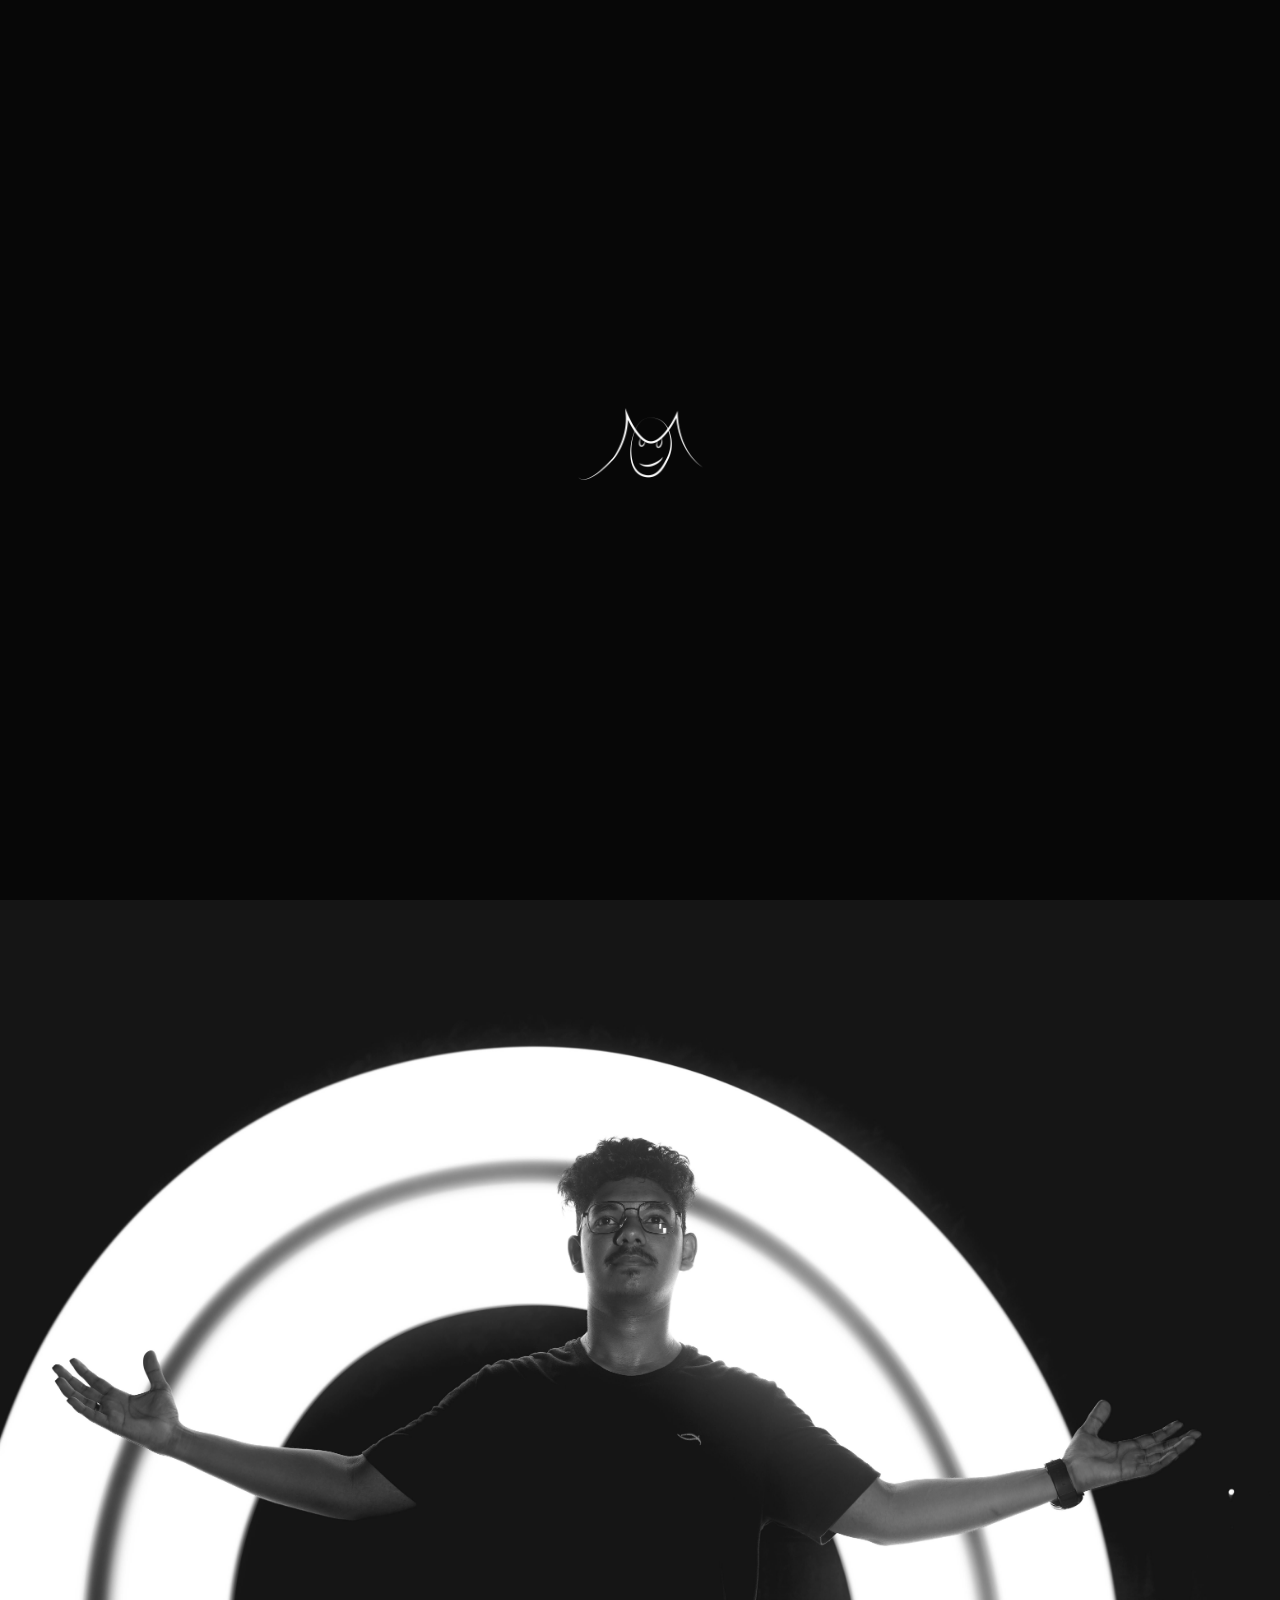
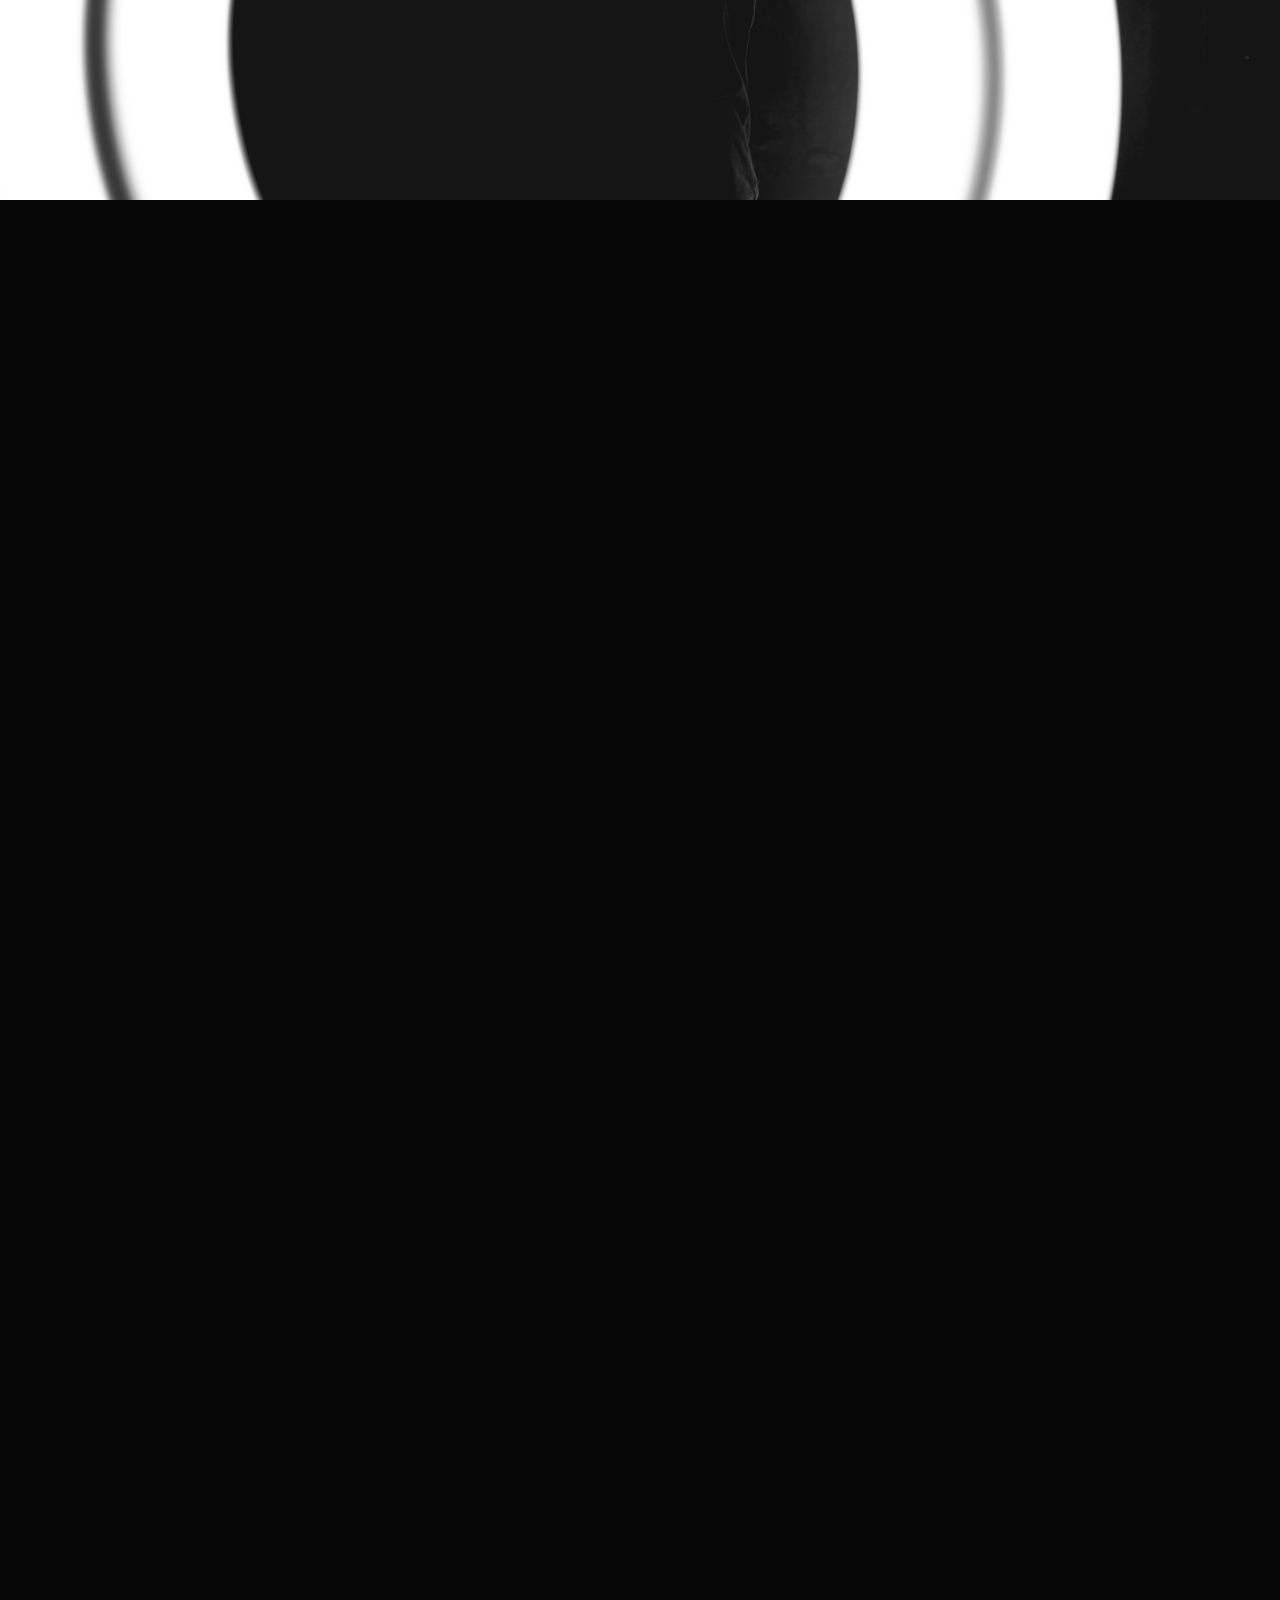
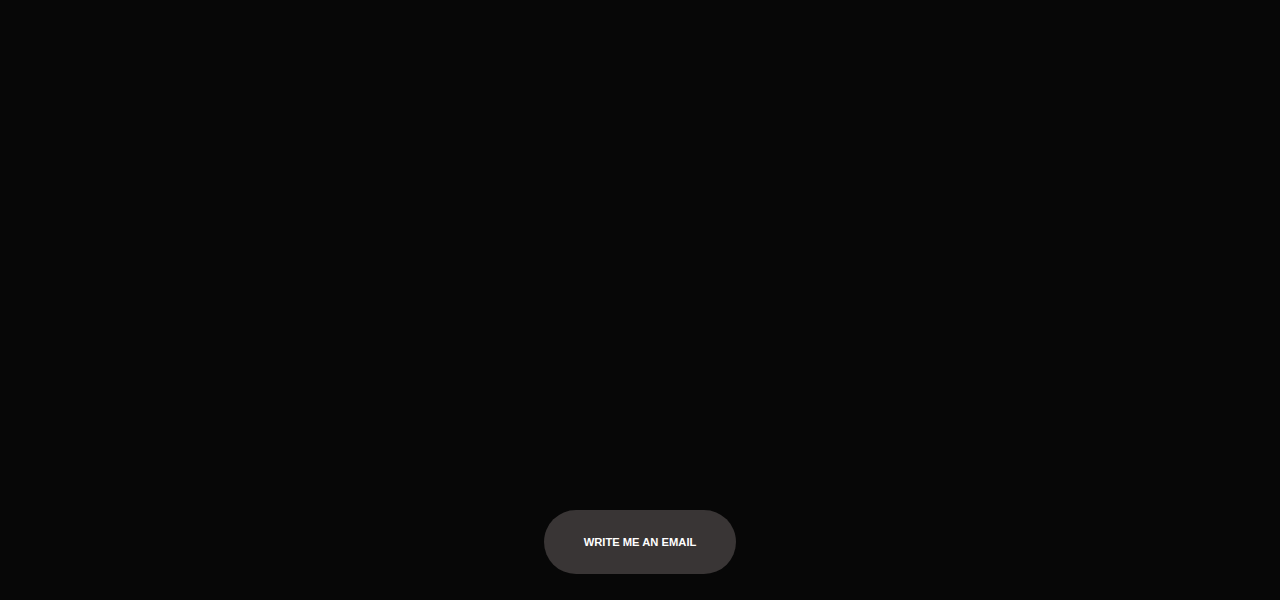
<file: index.html>
<!DOCTYPE html>
<html lang="en">

<head>
    <meta charset="UTF-8">
    <meta http-equiv="X-UA-Compatible" content="IE=edge">
    <meta name="viewport" content="width=device-width, initial-scale=1.0">
    <title>Mohammed Afreed</title>
    <link rel="stylesheet" href="style.css">
    <link rel="shortcut icon" type="image/x-icon" href="/assets/face_logo.png" />
    <link rel="stylesheet" href="https://unpkg.com/aos@next/dist/aos.css" />
    <link rel="stylesheet" href="https://cdn.jsdelivr.net/npm/bootstrap@4.0.0/dist/css/bootstrap.min.css"
        integrity="sha384-Gn5384xqQ1aoWXA+058RXPxPg6fy4IWvTNh0E263XmFcJlSAwiGgFAW/dAiS6JXm" crossorigin="anonymous">
</head>

<body>
    <div id="intro-screen">
        <img src="/assets/face_logo.png" alt="Logo">
     </div>
     <div class="main-page">
        <img src="/assets/af_logo.png" alt="Logo" id="logo">
        <div class="text-container" >
            <p data-aos="zoom-in-up" data-aos-duration="19000"> <span>Hey, I'm <br></span>   
                Mohammed Afreed</p>
         </div>
     </div>




     <div class="second-page">
        <div class="About-Text-Box">
            <div id="About-h3" data-aos="fade-up" data-aos-duration="19000"><h3>About Me</h3></div>
            <div class="About-me" data-aos="fade-up" data-aos-duration="19000">I finished 12th grade 
                and now I'm aiming to become an expert Flutter developer
                . I'm trying out different online courses and projects 
                to learn the necessary skills and gain experience.</div>
            <h6 id="About-date" data-aos="fade-up" data-aos-duration="19000">13-4-23</h6>
            <a href="/rought/about.html"><div class="About-btn" data-aos="fade-up" data-aos-duration="19000">MORE</div></a>
        </div>
     </div>



     <div class="third-page">
        <div class="portfolio-text"data-aos="fade-up" data-aos-duration="19000">Portfolio</div>
        <div class="profile">
            <a href="/rought/portfolio.html"><div class="Creative" data-aos="fade-up" data-aos-duration="19000"><p>Creative</p></div></a>
            <a href=""><div class="Programming" data-aos="fade-up" data-aos-duration="19000"><p>Programming</p></div></a>
        </div>
     </div>



     <div class="fourth-page">
        <img data-aos="fade-up" data-aos-duration="19000" src="/svg/Group 11.svg" alt="">
     </div>



     <div class="Fifth-page">
         <div>
            <img data-aos="fade-up" data-aos-duration="19000" src="/svg/Group 10.svg" alt="">
         </div>
         <div>
            <a href="/rought/journey.html"><div class="location" data-aos="fade-up" data-aos-duration="19000">
        
            </div></a>
         </div>
     </div>


     <div class="Sixth-page">
        <div class="contact-box" data-aos="fade-up" data-aos-duration="19000">
            <div class="logo-sixth" data-aos="fade-up" data-aos-duration="19000">
                <img src="/assets/face_logo.png" alt="">
            </div>
            <div class="text-sixth">
                <h6>Message Me on</h6>
            </div>
            <a href="https://www.instagram.com/__.afreed.___/"><div class="insta-btn" data-aos="fade-up" data-aos-duration="19000">Instagram</div></a>
            <a href="www.linkedin.com/in/mohammed-afreed-p-s"><div class="linkedin-btn" data-aos="fade-up" data-aos-duration="19000">Linked in</div></a>
            <h5 data-aos="fade-up" data-aos-duration="19000">mohammedafreedps111@gmail.com</h5>
        </div>
        <a href="mailto:"><div class="mail">WRITE ME AN EMAIL</div></a>
     </div>




    <script src="/app.js"> </script>

    <script src="https://unpkg.com/aos@next/dist/aos.js"></script>
    <script>
      AOS.init();
    </script>

    <script src="https://code.jquery.com/jquery-3.2.1.slim.min.js"
        integrity="sha384-KJ3o2DKtIkvYIK3UENzmM7KCkRr/rE9/Qpg6aAZGJwFDMVNA/GpGFF93hXpG5KkN"
        crossorigin="anonymous"></script>
    <script src="https://cdn.jsdelivr.net/npm/popper.js@1.12.9/dist/umd/popper.min.js"
        integrity="sha384-ApNbgh9B+Y1QKtv3Rn7W3mgPxhU9K/ScQsAP7hUibX39j7fakFPskvXusvfa0b4Q"
        crossorigin="anonymous"></script>
    <script src="https://cdn.jsdelivr.net/npm/bootstrap@4.0.0/dist/js/bootstrap.min.js"
        integrity="sha384-JZR6Spejh4U02d8jOt6vLEHfe/JQGiRRSQQxSfFWpi1MquVdAyjUar5+76PVCmYl"
        crossorigin="anonymous"></script>

</body>

</html>
</file>
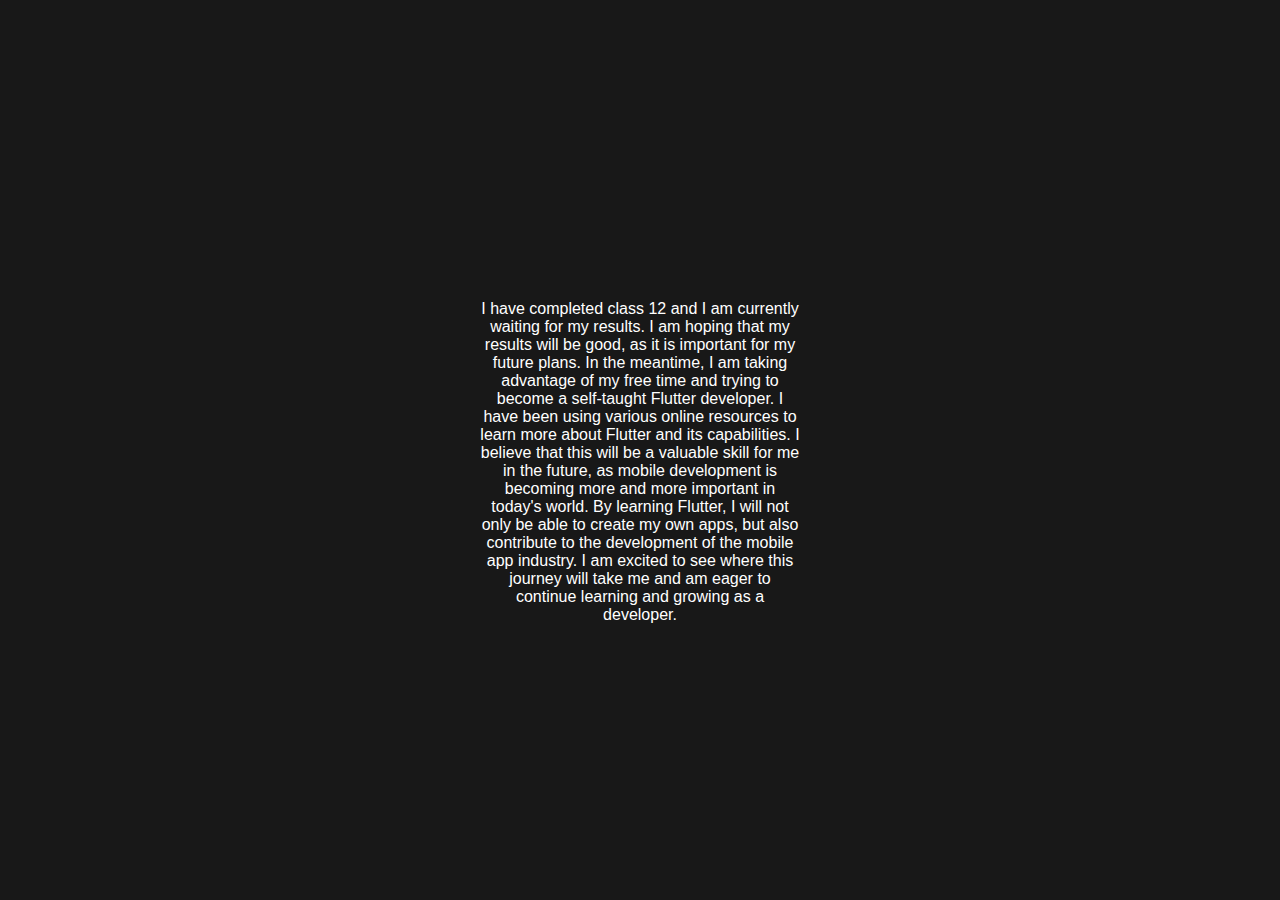
<file: rought/about.html>
<!DOCTYPE html>
<html lang="en">
<head>
    <meta charset="UTF-8">
    <meta http-equiv="X-UA-Compatible" content="IE=edge">
    <meta name="viewport" content="width=device-width, initial-scale=1.0">
    <title>About-page</title>
    <link rel="shortcut icon" type="image/x-icon" href="/assets/face_logo.png" /> 
    <link rel="stylesheet" href="/rought/aboutstyle.css">
</head>
<body>
    <div class="about-para">
        <h2 class="about-heading">ABOUT</h2>
        <p class="abouttxt">
            I have completed class 12 and I am currently waiting for my results. 
            I am hoping that my results will be good, as it is 
            important for my future plans. In the meantime, I am 
            taking advantage of my free time and trying to become a
            self-taught Flutter developer. I have been using
            various online resources to learn more about Flutter
            and its capabilities. I believe that this will be a
            valuable skill for me in the future, as mobile
            development is becoming more and more important 
            in today's world. By learning Flutter, I will not
            only be able to create my own apps, but also 
            contribute to the development of the mobile app
            industry. I am excited to see where this journey
             will take me and am eager to continue learning and
              growing as a developer.
        </p>
        <a href="/index.html"> <div class="backbrn">HOME</div></a>
    </div>
    <script src="/rought/aboutapp.js"></script>
</body>
</html>
</file>
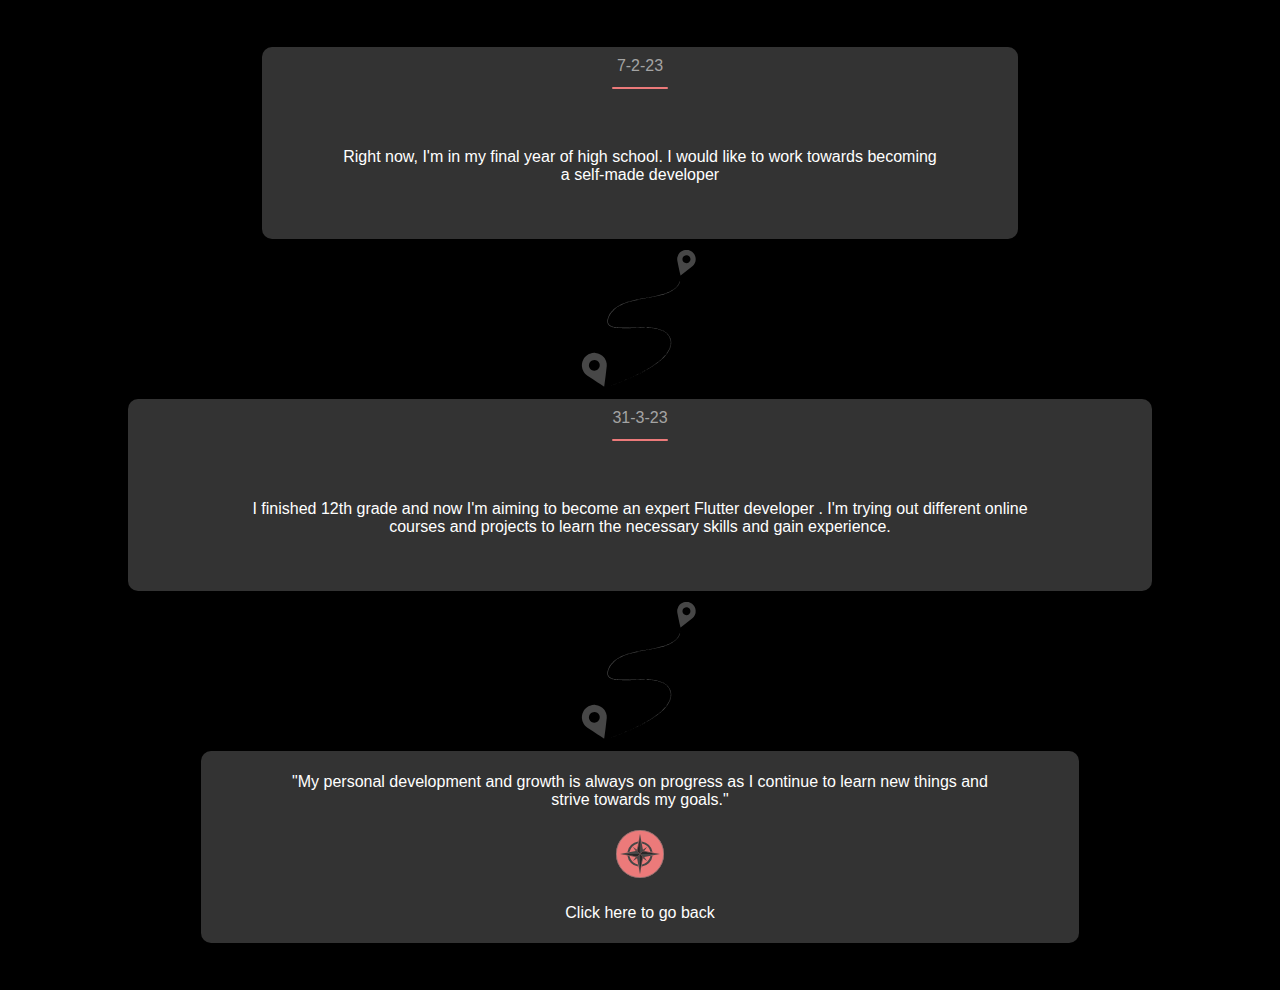
<file: rought/journey.html>
<!DOCTYPE html>
<html lang="en">

<head>
    <meta charset="UTF-8">
    <meta http-equiv="X-UA-Compatible" content="IE=edge">
    <meta name="viewport" content="width=device-width, initial-scale=1.0">
    <title>Journey</title>
    <link rel="shortcut icon" type="image/x-icon" href="/assets/face_logo.png" />
    <link rel="stylesheet" href="/rought/journey.css">
</head>

<body>
    <div id="intro-screen">
        <img id="location" src="/svg/compess rotation.svg" alt="Logo">
     </div>
    <div class="mainbackground">
        <div class="phase-1">
            <div class="date-1">7-2-23</div>
            <div class="underline-1"><img src="/svg/underline loc.svg" alt=""></div>
            <div class="para-1">Right now, 
                I'm in my final year of high school.
                I would like to work towards 
                becoming a self-made developer</div>
        </div>

        <div class="divloc"><img src="/svg/Location.svg" alt=""></div>

        <div class="phase-1">
            <div class="date-1">31-3-23</div>
            <div class="underline-1"><img src="/svg/underline loc.svg" alt=""></div>
            <div class="para-1">I finished 12th grade 
                and now I'm aiming to become an expert Flutter developer
                . I'm trying out different online courses and projects 
                to learn the necessary skills and gain experience.
                </div>
        </div>

        <div class="divloc"><img src="/svg/Location.svg" alt=""></div>

        <div class="phase-1">
            <div class="para-1">"My personal development and growth 
                is always on progress as I 
                continue to learn new things and strive towards my 
                goals."
            </div>
            <a href="/index.html"><div><img class="progress-comp" id="comp" src="/svg/compess rotation.svg" alt=""></div></a>
            <div class="para-1">Click here to go back</div>
        </div>

</body>

</html>
</file>
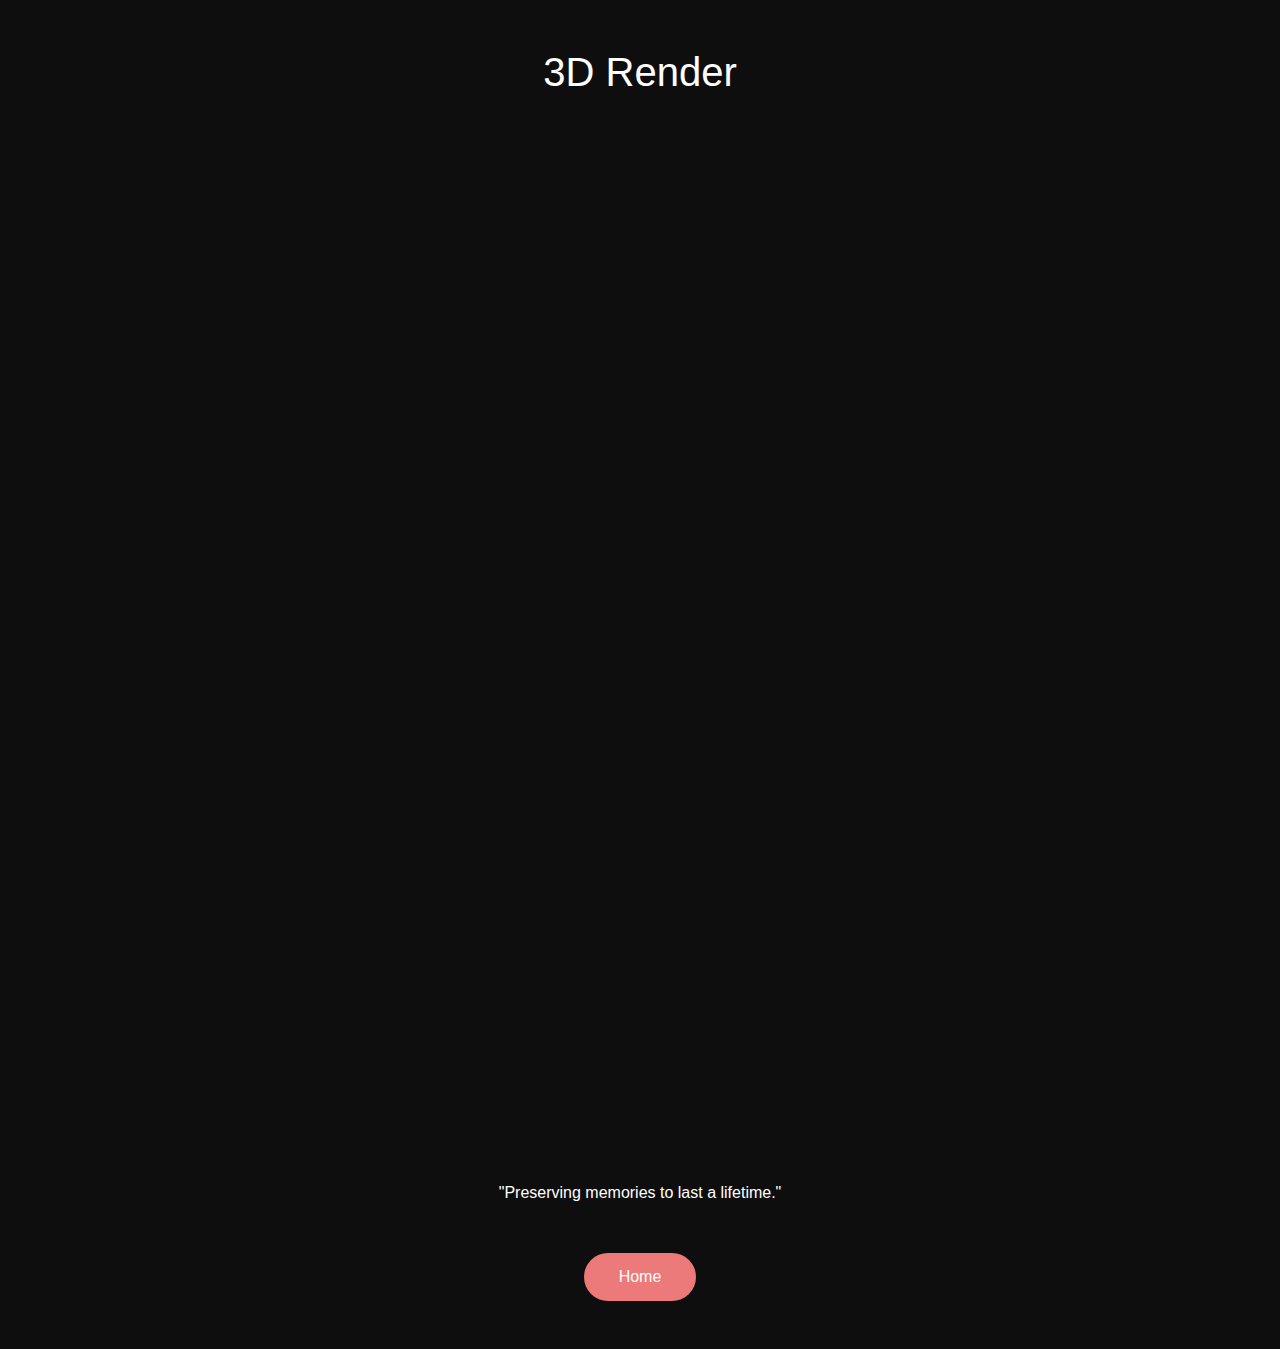
<file: rought/photography.html>
<!DOCTYPE html>
<html lang="en">
<head>
    <meta charset="UTF-8">
    <meta http-equiv="X-UA-Compatible" content="IE=edge">
    <meta name="viewport" content="width=device-width, initial-scale=1.0">
    <link rel="stylesheet" href="/rought/photogaphy.css">
    <title>Portfolio</title>
    <link rel="shortcut icon" type="image/x-icon" href="/assets/face_logo.png" />

    <link rel="stylesheet" href="https://stackpath.bootstrapcdn.com/bootstrap/4.5.2/css/bootstrap.min.css">
    <script src="https://code.jquery.com/jquery-3.5.1.slim.min.js"></script>
    <script src="https://cdn.jsdelivr.net/npm/@popperjs/core@2.9.1/dist/umd/popper.min.js"></script>
    <script src="https://stackpath.bootstrapcdn.com/bootstrap/4.5.2/js/bootstrap.min.js"></script>
    
</head>
<body>
    <div class="mainbackground">
      <div class="container">
        <h1 class="text-center">3D Render</h1>
        
        <div class="row" id="gallery">
          <div class="col-md-4 mb-4">
            <img src="/portfolio/creative/photography/afreed-16.jpg" class="img-fluid rounded">
          </div>
          <div class="col-md-4 mb-4">
            <img src="/portfolio/creative/photography/afreed-18.jpg" class="img-fluid rounded">
          </div>
          <div class="col-md-4 mb-4">
            <img src="/portfolio/creative/photography/afreed-3.jpg" class="img-fluid rounded">
          </div>
          <div class="col-md-4 mb-4">
            <img src="/portfolio/creative/photography/afreed-4.jpg" class="img-fluid rounded">
          </div>
        </div>
      </div>
      <div class="under-text">"Preserving memories to last a lifetime."</div>
      
      <a href="/index.html"><div class="goback-btn">Home</div></a>

      <div class="space"></div>
      
    </div>
    <script src="https://cdnjs.cloudflare.com/ajax/libs/jquery/3.6.0/jquery.min.js"></script>
      <script src="https://cdnjs.cloudflare.com/ajax/libs/bootstrap/5.0.2/js/bootstrap.bundle.min.js"></script>
    <script src="/rought/photography.js"></script>
</body>
</html>
</file>
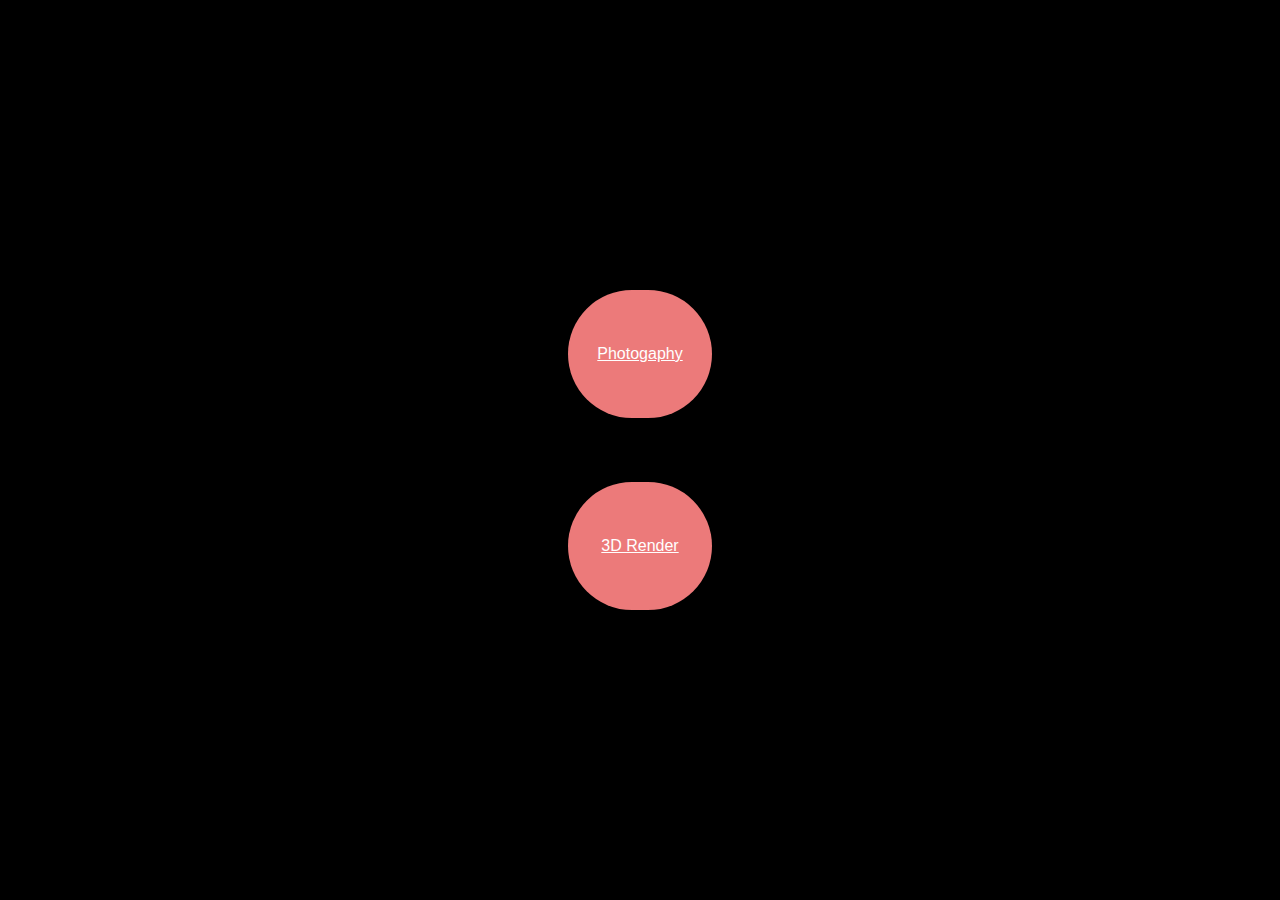
<file: rought/portfolio.html>
<!DOCTYPE html>
<html lang="en">
<head>
    <meta charset="UTF-8">
    <meta http-equiv="X-UA-Compatible" content="IE=edge">
    <meta name="viewport" content="width=device-width, initial-scale=1.0">
    <title>Document</title>
    <link rel="stylesheet" href="/rought/portfolio.css">
    <link rel="shortcut icon" type="image/x-icon" href="/assets/face_logo.png" /> 
</head>
<body>
    <div class="mainbackground">
        <div class="divider">
            <a href="/rought/photography.html"><div class="photography">Photogaphy</div></a>
            <a href="/rought/3drender.html"><div class="render">3D Render</div></a>
        </div>
    </div>
</body>
</html>
</file>
<file: style.css>
*{
    box-sizing: border-box;
    padding: 0;
    margin: 0;
}
body{
    font-family: 'Segoe UI', Tahoma, Geneva, Verdana, sans-serif;
}
#intro-screen {
    position: fixed;
    top: 0;
    left: 0;
    right: 0;
    bottom: 0;
    display: flex;
    justify-content: center;
    align-items: center;
    background-color: #070707;
    z-index: 9999;
    visibility: hidden;
 }

 #intro-screen img{
    width: 8rem;
    height: 8rem;
 }

 #intro-screen {
    animation: intro-screen 4s forwards;
 }
 
 @keyframes intro-screen {
    0% {
       opacity: 1;
       visibility: visible;
    }
    50% {
       opacity: 1;
    }
    100% {
       opacity: 0;
       visibility: hidden;
    }
 }
 #logo {
    position: absolute;
    top: 0;
    left: 0;
    z-index: 999;
 }
 #logo img{
    width: 3rem;
    height: 3rem;
 }

 .main-page{
    background-image: url(/assets/banner_profile-lowres.jpg);
    background-position: center;
    background-repeat: no-repeat;
    background-size: cover;
    width: 100%;
    height: 100vh;
 }
 .main-page img{
    width: 3rem;
    height: 3rem;
    margin: auto;
    transform: translateY(0.8rem);
 }
 .main-page .active{
    background-image: url(/assets/banner_profile-lowres.jpg);
    background-position: center;
    background-repeat: no-repeat;
    background-size: cover;
 }
.text-container {
    position: absolute;
    bottom: 0;
    right: 0;
    padding: 50px;
    color: rgb(255, 255, 255);
    font-size: 1.8rem;
    text-align: center;
    font-family: 'Segoe UI', Tahoma, Geneva, Verdana, sans-serif;
 }
 .text-container span{
    font-size: 1.4rem;
    color: rgb(255, 255, 255);
    font-style: italic;
 }





 .second-page{
    width: 100%;
    height: 100vh;
    background-image: url(/assets/about_me_banner.jpg);
    background-position: center;
    background-repeat: no-repeat;
    background-size: cover;
    align-items: center;
    justify-content: center;
    display: flex;
 }
 .About-Text-Box{
    text-align: center;
    margin: auto;
    justify-content: center;
 }

.About-Text-Box h3{
    padding-top: 90%;
    color: #EC7A7A;
    font-size: 1.8rem;
    font-family: 'Segoe UI', Tahoma, Geneva, Verdana, sans-serif;
    font-weight: bold;
    margin: 0 auto;
}
.About-me{
    padding-top: 2rem;
    margin: auto;
    display: flex;
    justify-content: center;
    align-items: center;
    color: white;
    min-width: 5rem;
    max-width: 18rem;
    font-family: 'Segoe UI', Tahoma, Geneva, Verdana, sans-serif;
}
.About-date{
    color: #A4A4A4;
    font-size: 0.3rem;
}
.About-btn{
    padding-top: 0.5rem;
    margin: auto;
    align-items: center;
    justify-content: center;
    background-color: #EC7A7A;
    width: 4rem;
    height: 2rem;
    text-decoration: none;
    color: white;
    font-size: 0.7rem;
    border-radius: 30px;
}




.third-page{
    width: 100%;
    height: 100vh;
    display: flex;
    flex-direction: column;
    align-items: center;
    background-color: #070707;
}
.portfolio-text{
    color: #EC7A7A;
    font-family: 'Segoe UI', Tahoma, Geneva, Verdana, sans-serif;
    font-weight: bold;
    font-size: 1.9rem;
    padding-top: 4rem;
}
.profile{
    display: flex;
    flex-direction: column;
    gap: 50px;
    flex-wrap: wrap;
    width: auto;

}
.Creative{
   border-radius: 20px;
    margin-top: 3rem;
    display: flex;
    justify-content: center;
    align-items: center;
    color: white;
    font-family: 'Segoe UI', Tahoma, Geneva, Verdana, sans-serif;
    font-size: 1.2rem;
    font-weight: bold;
    display: flex;
    min-height: 16rem;
    min-width: 16rem;
    max-width: 30rem;
    max-height: 30rem;
    background-color: #EC7A7A;
    background: linear-gradient(rgba(0, 0, 0, 0.5), rgba(3, 3, 3, 0.5)), url("/assets/photography.jpg");
    background-position: center;
    background-repeat: no-repeat;
    background-size: cover;
}
.Programming{
   border-radius: 20px;
    display: flex;
    justify-content: center;
    align-items: center;
    color: white;
    font-family: 'Segoe UI', Tahoma, Geneva, Verdana, sans-serif;
    font-size: 1.2rem;
    font-weight: bold;
    display: flex;
    max-width: 20rem;
    max-height: 20rem;
    min-height: 16rem;
    min-width: 16rem;
    background-color: #EC7A7A;
    background: linear-gradient(rgba(0, 0, 0, 0.5), rgba(3, 3, 3, 0.5)), url("/assets/vfx&animation.png");
    background-position: center;
    background-repeat: no-repeat;
    background-size: cover;
}





.fourth-page{
    background-color: #070707;
    width: 100%;
    height: 100vh;
    display: flex;
    justify-content: center;
    align-items: center;
}
.fourth-page img{
   min-width: 5rem;
   max-width: 22rem;
}





.Fifth-page{
    width: 100%;
    height: 100vh;
    background-color: #070707;
    display: flex;
    flex-direction: column;
    align-items: center;

}
.Fifth-page img{
    margin: auto;
    margin-top: 70%;
    width: auto;
    height: 30vh;
}
.location{
    width: 90px;
    height: 90px;
    margin: auto;
    background-image: url(/svg/compess\ rotation.svg);
    background-repeat: no-repeat;
    background-size: cover;
    margin-top: 9rem;
    animation: rotate 5s linear infinite;
}

@keyframes rotate {
    0% {
        transform: rotate(0deg);
      }
      100% {
        transform: rotate(360deg);
      }
}




.Sixth-page{
    width: 100%;
    height: 100vh;
    background-color: #070707;
    justify-content: center;
    display: flex;
    flex-direction: column;
    align-items: center;
}
.contact-box{
    margin-top: 3rem;
    width: 50%;
    height: 80%;
    border-radius: 50px;
    background-color: #504646;
    display: flex;
    flex-direction: column;
    justify-content: center;
    align-items: center;
}
.logo-sixth img{
    min-width: 4rem;
    min-height: 4rem;
    max-width: 8rem;
    max-height: 8rem;
}
.text-sixth{
    color: white;
}
.insta-btn{
    margin-top: 1rem;
    color: white;
    font-weight: bold;
    display: flex;
    align-items: center;
    justify-content: center;
    background-color: #DF6DA6;
    width: 6rem;
    height: 3rem;
    border-radius: 50px;
    font-size: 0.7rem;
}
.linkedin-btn{
    margin-top: 1rem;
    color: white;
    font-weight: bold;
    display: flex;
    align-items: center;
    justify-content: center;
    background-color: #6D9EDF;
    width: 6rem;
    height: 3rem;
    border-radius: 50px;
    font-size: 0.7rem;
}
.Sixth-page h5{
    margin-top: 4rem;
    font-size: 0.6rem;
    color: white;
}
.mail{
    margin-top: 1rem;
    justify-content: center;
    display: flex;
    align-items: center;
    height: 4rem;
    color: white;
    width: 12rem;
    font-weight: bold;
    border-radius: 50px;
    background-color: #393535;
    font-size: 0.7rem;
}




/* media query */


/* desktop and laptop */

@media only screen and (min-width: 769px) and (max-width: 1024px) {
   #intro-screen {
      position: fixed;
      top: 0;
      left: 0;
      right: 0;
      bottom: 0;
      display: flex;
      justify-content: center;
      align-items: center;
      background-color: #070707;
      z-index: 9999;
      visibility: hidden;
   }
  
   #intro-screen img{
      width: 8rem;
      height: 8rem;
   }
  
   #intro-screen {
      animation: intro-screen 4s forwards;
   }
   
   @keyframes intro-screen {
      0% {
         opacity: 1;
         visibility: visible;
      }
      50% {
         opacity: 1;
      }
      100% {
         opacity: 0;
         visibility: hidden;
      }
   }
   #logo {
      position: absolute;
      top: 0;
      left: 0;
      z-index: 999;
   }
   #logo img{
      width: 3rem;
      height: 3rem;
   }
  
   .main-page{
      background-image: url(/assets/banner_profile-lowres.jpg);
      background-position: center;
      background-repeat: no-repeat;
      background-size: cover;
      width: 100%;
      height: 100vh;
   }
   .main-page img{
      width: 3rem;
      height: 3rem;
      margin: auto;
      transform: translateY(0.8rem);
   }
   .main-page .active{
      background-image: url(/assets/banner_profile-lowres.jpg);
      background-position: center;
      background-repeat: no-repeat;
      background-size: cover;
   }
  .text-container {
      position: absolute;
      bottom: 0;
      right: 0;
      padding: 50px;
      color: rgb(255, 255, 255);
      font-size: 2.1rem;
      text-align: center;
      font-family: 'Segoe UI', Tahoma, Geneva, Verdana, sans-serif;
   }
   .text-container span{
      font-size: 1.9rem;
      color: rgb(255, 255, 255);
      font-style: italic;
   }
 





 
.third-page{
   width: 100%;
   height: 100vh;
   display: flex;
   flex-direction: column;
   align-items: center;
   background-color: #070707;
}
.portfolio-text{
   color: #EC7A7A;
   font-family: 'Segoe UI', Tahoma, Geneva, Verdana, sans-serif;
   font-weight: bold;
   font-size: 1.9rem;
   padding-top: 4rem;
}
.profile{
   display: flex;
   flex-direction: column;
   gap: 50px;
   flex-wrap: wrap;
   width: auto;

}
.Creative{
   border-radius: 20px;
   margin-top: 3rem;
   display: flex;
   justify-content: center;
   align-items: center;
   color: white;
   font-family: 'Segoe UI', Tahoma, Geneva, Verdana, sans-serif;
   font-size: 1.2rem;
   font-weight: bold;
   display: flex;
   min-height: 26rem;
   min-width: 26rem;
   max-width: 30rem;
   max-height: 30rem;
   background-color: #EC7A7A;
   background: linear-gradient(rgba(0, 0, 0, 0.5), rgba(3, 3, 3, 0.5)), url("/assets/photography.jpg");
   background-position: center;
   background-repeat: no-repeat;
   background-size: cover;
}
.Programming{
   border-radius: 20px;
   display: flex;
   justify-content: center;
   align-items: center;
   color: white;
   font-family: 'Segoe UI', Tahoma, Geneva, Verdana, sans-serif;
   font-size: 1.2rem;
   font-weight: bold;
   display: flex;
   min-height: 26rem;
   min-width: 26rem;
   max-width: 20rem;
   max-height: 20rem;

   background-color: #EC7A7A;
   background: linear-gradient(rgba(0, 0, 0, 0.5), rgba(3, 3, 3, 0.5)), url("/assets/vfx&animation.png");
   background-position: center;
   background-repeat: no-repeat;
   background-size: cover;
}
}





@media only screen and (min-width: 1025px) and (max-width: 1920px) {
   #intro-screen {
      position: fixed;
      top: 0;
      left: 0;
      right: 0;
      bottom: 0;
      display: flex;
      justify-content: center;
      align-items: center;
      background-color: #070707;
      z-index: 9999;
      visibility: hidden;
   }
  
   #intro-screen img{
      width: 8rem;
      height: 8rem;
   }
  
   #intro-screen {
      animation: intro-screen 4s forwards;
   }
   
   @keyframes intro-screen {
      0% {
         opacity: 1;
         visibility: visible;
      }
      50% {
         opacity: 1;
      }
      100% {
         opacity: 0;
         visibility: hidden;
      }
   }
   #logo {
      position: absolute;
      top: 0;
      left: 0;
      z-index: 999;
   }
   #logo img{
      width: 3rem;
      height: 3rem;
   }
  
   .main-page{
      background-image: url(/assets/banner_profile-lowres.jpg);
      background-position: center;
      background-repeat: no-repeat;
      background-size: cover;
      width: 100%;
      height: 100vh;
   }
   .main-page img{
      width: 3rem;
      height: 3rem;
      margin: auto;
      transform: translateY(0.8rem);
   }
   .main-page .active{
      background-image: url(/assets/banner_profile-lowres.jpg);
      background-position: center;
      background-repeat: no-repeat;
      background-size: cover;
   }
  .text-container {
      position: absolute;
      bottom: 0;
      right: 0;
      padding: 50px;
      color: rgb(255, 255, 255);
      font-size: 2.9rem;
      text-align: center;
      font-family: 'Segoe UI', Tahoma, Geneva, Verdana, sans-serif;
   }
   .text-container span{
      font-size: 1.9rem;
      color: rgb(255, 255, 255);
      font-style: italic;
   }




   .third-page{
      width: 100%;
      height: 100vh;
      display: flex;
      flex-direction: column;
      align-items: center;
      background-color: #070707;
   }
   .portfolio-text{
      color: #EC7A7A;
      font-family: 'Segoe UI', Tahoma, Geneva, Verdana, sans-serif;
      font-weight: bold;
      font-size: 1.9rem;
      padding-top: 4rem;
   }
   .profile{
      display: flex;
      flex-direction: column;
      gap: 50px;
      flex-wrap: wrap;
      width: auto;
   
   }
   .Creative{
      border-radius: 20px;
      margin-top: 3rem;
      display: flex;
      justify-content: center;
      align-items: center;
      color: white;
      font-family: 'Segoe UI', Tahoma, Geneva, Verdana, sans-serif;
      font-size: 1.2rem;
      font-weight: bold;
      display: flex;
      min-height: 26rem;
      min-width: 26rem;
      max-width: 30rem;
      max-height: 30rem;
      background-color: #EC7A7A;
      background: linear-gradient(rgba(0, 0, 0, 0.5), rgba(3, 3, 3, 0.5)), url("/assets/photography.jpg");
      background-position: center;
      background-repeat: no-repeat;
      background-size: cover;
   }
   .Programming{
      border-radius: 20px;
      display: flex;
      justify-content: center;
      align-items: center;
      color: white;
      font-family: 'Segoe UI', Tahoma, Geneva, Verdana, sans-serif;
      font-size: 1.2rem;
      font-weight: bold;
      display: flex;
      min-height: 26rem;
      min-width: 26rem;
      max-width: 20rem;
      max-height: 20rem;
   
      background-color: #EC7A7A;
      background: linear-gradient(rgba(0, 0, 0, 0.5), rgba(3, 3, 3, 0.5)), url("/assets/vfx&animation.png");
      background-position: center;
      background-repeat: no-repeat;
      background-size: cover;
   }



   .fourth-page{
      background-color: #070707;
      width: 100%;
      height: 100vh;
      display: flex;
      justify-content: center;
      align-items: center;
  }
  .fourth-page img{
     min-width: 10rem;
     max-width: 44rem;
  }




  .Sixth-page{
   width: 100%;
   height: 100vh;
   background-color: #070707;
   justify-content: center;
   display: flex;
   flex-direction: column;
   align-items: center;
}
.contact-box{
   margin-top: 3rem;
   width: 30%;
   height: 80%;
   border-radius: 50px;
   background-color: #504646;
   display: flex;
   flex-direction: column;
   justify-content: center;
   align-items: center;
}
.logo-sixth img{
   min-width: 4rem;
   min-height: 4rem;
   max-width: 8rem;
   max-height: 8rem;
}
.text-sixth{
   color: white;
}
.insta-btn{
   margin-top: 1rem;
   color: white;
   font-weight: bold;
   display: flex;
   align-items: center;
   justify-content: center;
   background-color: #DF6DA6;
   width: 6rem;
   height: 3rem;
   border-radius: 50px;
   font-size: 0.7rem;
}
.linkedin-btn{
   margin-top: 1rem;
   color: white;
   font-weight: bold;
   display: flex;
   align-items: center;
   justify-content: center;
   background-color: #6D9EDF;
   width: 6rem;
   height: 3rem;
   border-radius: 50px;
   font-size: 0.7rem;
}
.Sixth-page h5{
   margin-top: 4rem;
   font-size: 0.6rem;
   color: white;
}
.mail{
   margin-top: 1rem;
   justify-content: center;
   display: flex;
   align-items: center;
   height: 4rem;
   color: white;
   width: 12rem;
   font-weight: bold;
   border-radius: 50px;
   background-color: #393535;
   font-size: 0.7rem;
}


 
}
</file>
<file: rought/aboutstyle.css>
*{
    margin: 0;
    box-sizing: border-box;
    padding: 0;
    font-family: 'Segoe UI', Tahoma, Geneva, Verdana, sans-serif;
}

.about-heading{
    color: #EC7A7A;
    margin: auto;
    align-items: center;
    justify-content: center;
    text-align: center;
    transform: translateY(20rem);
    text-decoration: underline;
    opacity: 0;
    transition: 3s;
}
.about-heading.active{
    color: #EC7A7A;
    margin: auto;
    align-items: center;
    justify-content: center;
    text-align: center;
    transform: translateY(15rem);
    text-decoration: underline;
    opacity: 1;
}
.about-para{
    width: 100%;
    height: 100vh;
    background-color: #181818;
    color: white;
}
.abouttxt{
    display: flex;
    text-align: center;
    width: 80%;
    align-items: center;
    justify-content: center;
    margin: auto;
    border-radius: 50px;
    transform: translateY(24rem);
    opacity: 0;
    transition: 3s;
}
.abouttxt.active{
    display: flex;
    text-align: center;
    width: 20rem;
    align-items: center;
    justify-content: center;
    margin: auto;
    border-radius: 50px;
    transform: translateY(17rem);
    opacity: 1;
}
.backbrn{
    transform: translateY(20rem);
    margin: auto;
    background-color: #EC7A7A;
    color: white;
    justify-content: center;
    align-items: center;
    display: flex;
    width: 5rem;
    font-weight: bold;
    height: 4rem;
    border-radius: 50px;
    opacity: 0;
    transition: 3s;
}
.backbrn.active{
    opacity: 1;
}


@media only screen and (min-width: 360px)and (max-width:380px){
    .about-heading.active{
        color: #EC7A7A;
        margin: auto;
        align-items: center;
        justify-content: center;
        text-align: center;
        transform: translateY(5rem);
        text-decoration: underline;
        opacity: 1;
    }
    .abouttxt.active{
        display: flex;
        text-align: center;
        width: 20rem;
        align-items: center;
        justify-content: center;
        margin: auto;
        border-radius: 50px;
        transform: translateY(10rem);
        opacity: 1;
    }
    .backbrn{
        transform: translateY(12rem);
        margin: auto;
        background-color: #EC7A7A;
        color: white;
        justify-content: center;
        align-items: center;
        display: flex;
        width: 5rem;
        font-weight: bold;
        height: 4rem;
        border-radius: 50px;
        opacity: 0;
        transition: 3s;
    }
}
</file>
<file: rought/journey.css>
*{
    margin: 0;
    padding: 0;
    box-sizing: border-box;
    font-family: 'Segoe UI', Tahoma, Geneva, Verdana, sans-serif;
    color: white;
    text-align: center;
}

.mainbackground{
    background-color: black;
    margin: auto;
    width: 100%;
    height: 110vh;
    display: flex;
    justify-content: center;
    flex-direction: column;
    align-content: center;
    flex-wrap: nowrap;
    align-items: center;
}
#intro-screen {
    position: fixed;
    top: 0;
    left: 0;
    right: 0;
    bottom: 0;
    display: flex;
    justify-content: center;
    align-items: center;
    background-color: #070707;
    z-index: 9999;
    visibility: hidden;
 }

 #intro-screen img{
    width: 8rem;
    height: 8rem;
 }

 #intro-screen {
    animation: intro-screen 4s forwards;
 }
 
 @keyframes intro-screen {
    0% {
       opacity: 1;
       visibility: visible;
    }
    50% {
       opacity: 1;
    }
    100% {
       opacity: 0;
       visibility: hidden;
    }
 }
 #logo {
    position: absolute;
    top: 0;
    left: 0;
    z-index: 999;
 }
 #logo img{
    width: 3rem;
    height: 3rem;
 }
.phase-1{
    background-color: #333333;
    min-width: 11rem;
    max-width: 80%;
    min-height: 12rem;
    max-height: 18rem;
    border-radius: 10px;
    display: flex;
    flex-direction: column;
}
.date-1{
    margin-top: 0.6rem;
    color: #A4A4A4;
}
.para-1{
    width: 80%;
    display: flex;
    align-items: center;
    justify-content: center;
    margin: auto;
}
.divloc{
    width: 10rem;
    height: 10rem;
}
.progress-comp{
    width: 3rem;
    height: 3rem;
}

#comp{
    animation: animate 5s linear infinite;
}

@keyframes animate {
    0% {
        transform: rotate(0deg);
      }
      100% {
        transform: rotate(360deg);
      }
}


#location{
    animation: rotate 5s linear infinite;
}

@keyframes rotate {
    0% {
        transform: rotate(0deg);
      }
      100% {
        transform: rotate(360deg);
      }
}
</file>
<file: rought/photogaphy.css>
*{
    margin: 0;
    padding: 0;
    box-sizing: border-box;
    font-family: 'Segoe UI', Tahoma, Geneva, Verdana, sans-serif;
}
.mainbackground{
    background-color: rgb(14, 14, 14);
    width: 100%;
    min-height: 100vh;
    max-height: auto;
}
.text-center{
  color: white;
  padding-top: 3rem;
}
.fade-in {
  opacity: 0;
  animation: fadeIn 1s ease-in-out forwards;
}
.row{
  padding-top: 2rem;
}

@keyframes fadeIn {
  from {
    opacity: 0;
  }
  to {
    opacity: 1;
  }
}

.img-fluid {
  max-width: 100%;
  height: auto;
}
.under-text{
  color: white;
  display: flex;
  padding-top: 4rem;
  justify-content: center;
  text-align: center;
}
.goback-btn{
  color: white;
  background-color: #EC7A7A;
  display: flex;
  justify-content: center;
  align-items: center;
  width: 7rem;
  margin: auto;
  margin-top: 3rem;
  height: 3rem;
  border-radius: 30px;
}
.space{
  height: 3rem;
}
</file>
<file: rought/portfolio.css>
*{
    margin: 0;
    padding: 0;
    box-sizing: border-box;
    font-family: 'Segoe UI', Tahoma, Geneva, Verdana, sans-serif;
    color: white;
}
.mainbackground{
    background-color: black;
    width: 100%;
    height: 100vh;
    display: flex;
    justify-content: center;
    align-items: center;
}
.photography{
    background-color: #EC7A7A;
    width: 9rem;
    height: 8rem;
    border-radius: 100px;
    display: flex;
    justify-content: center;
    align-items: center;
    margin: auto;
}

.render{
    background-color: #EC7A7A;
    width: 9rem;
    height: 8rem;
    border-radius: 100px;
    display: flex;
    justify-content: center;
    align-items: center;
    margin: auto;
    margin-top: 4rem;
}
</file>
